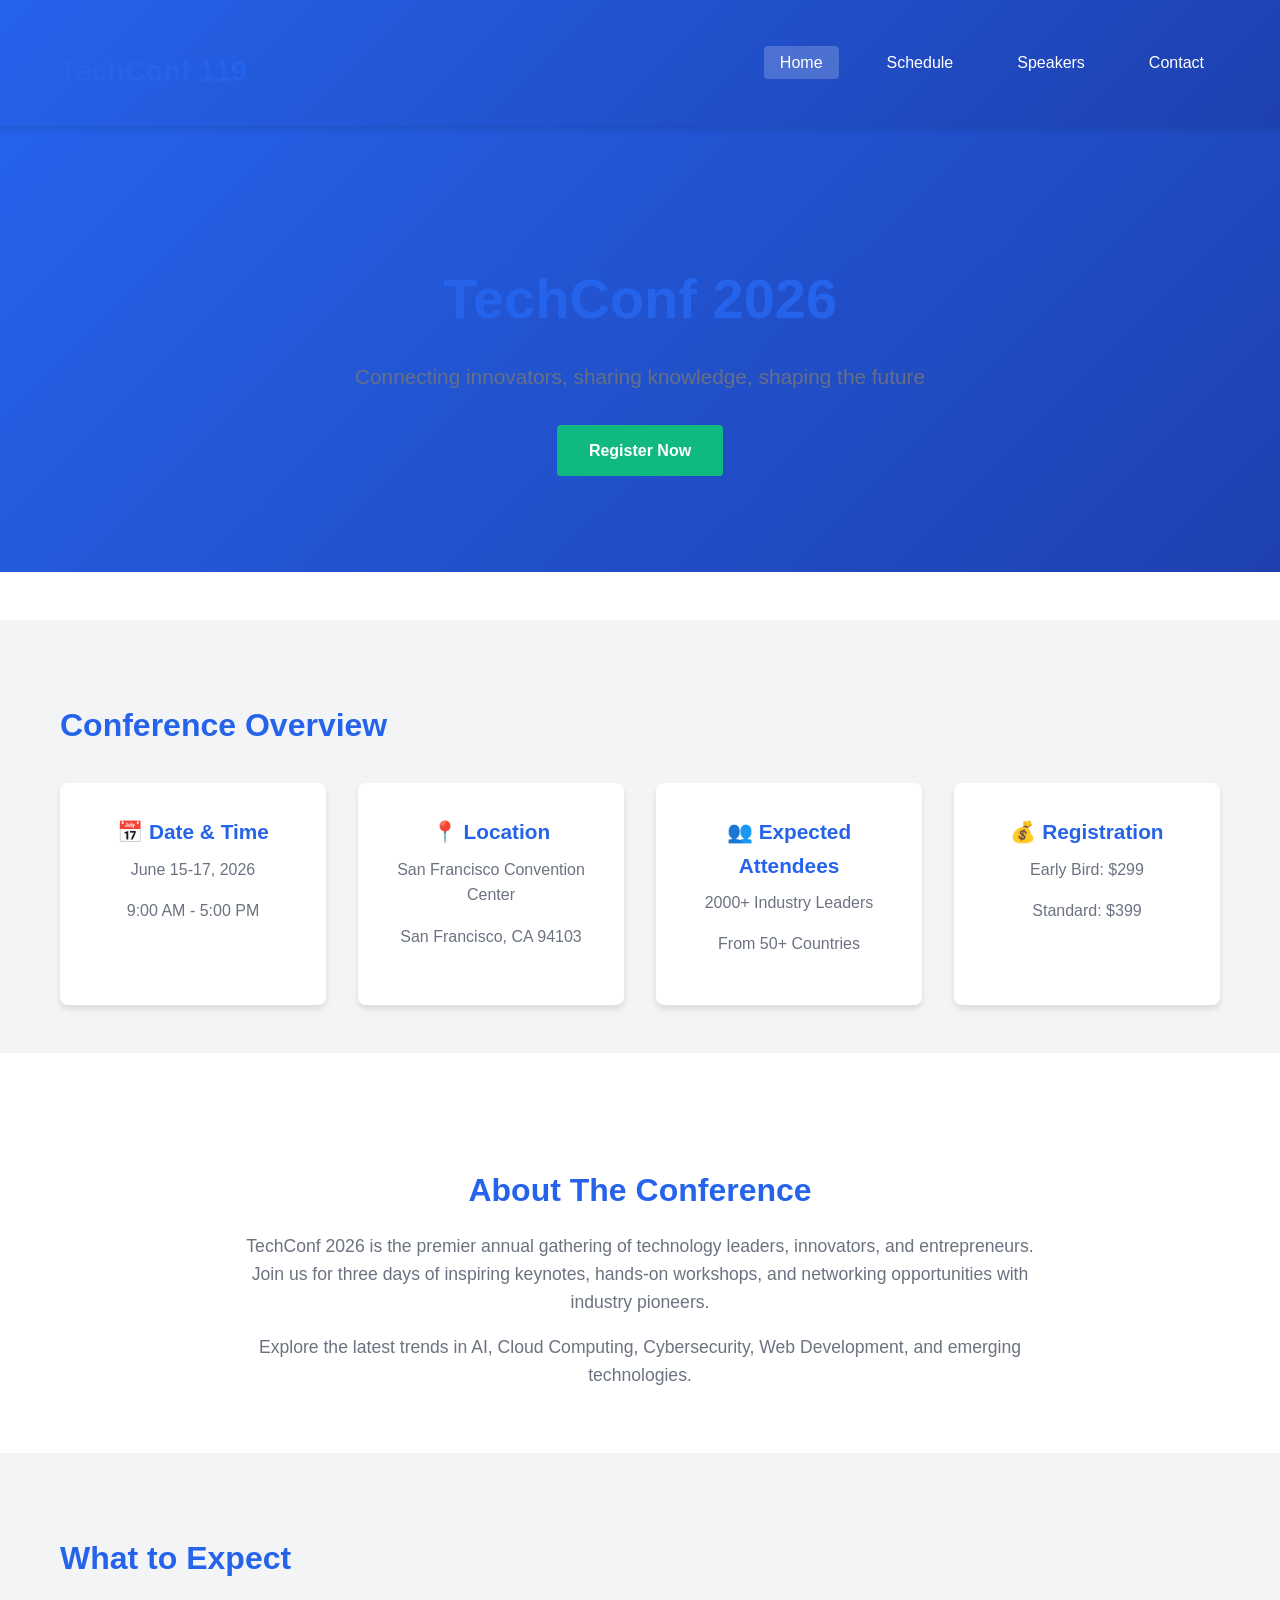
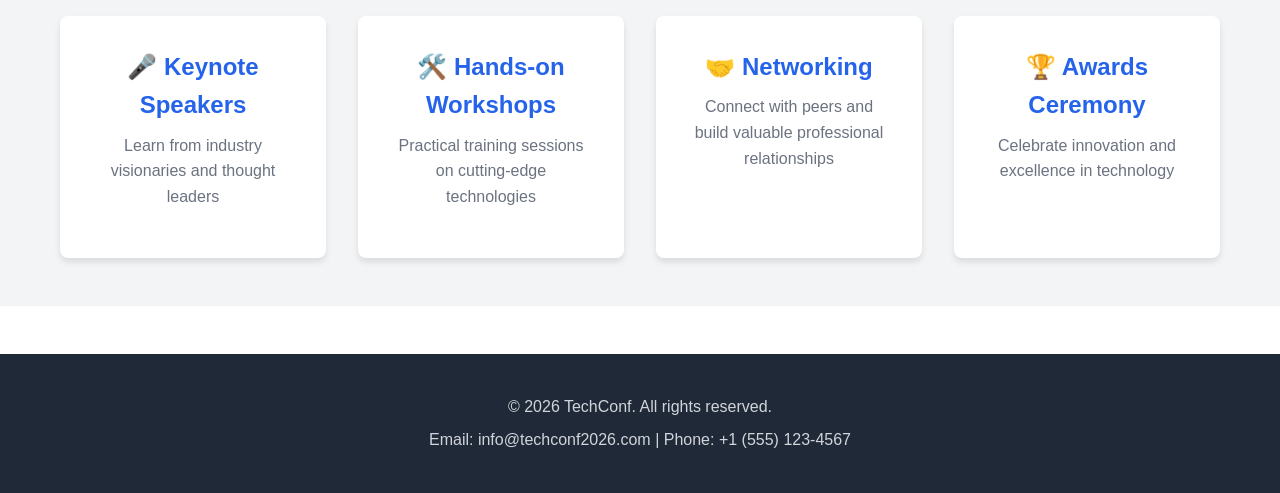
<file: index.html>
<!doctype html>
<html lang="en">
  <head>
    <meta charset="UTF-8" />
    <meta name="viewport" content="width=device-width, initial-scale=1.0" />
    <title>TechConf 2026 - Leading Technology Conference</title>
    <link rel="stylesheet" href="styles.css" />
  </head>
  <body>
    <nav class="navbar">
      <div class="container">
        <h1 class="logo">TechConf 119</h1>
        <ul class="nav-links">
          <li><a href="index.html" class="active">Home</a></li>
          <li><a href="schedule.html">Schedule</a></li>
          <li><a href="speakers.html">Speakers</a></li>
          <li><a href="contact.html">Contact</a></li>
        </ul>
      </div>
    </nav>

    <header class="hero">
      <div class="hero-content">
        <h1>TechConf 2026</h1>
        <p>Connecting innovators, sharing knowledge, shaping the future</p>
        <a href="contact.html" class="btn btn-primary">Register Now</a>
      </div>
    </header>

    <main>
      <section class="details">
        <div class="container">
          <h2>Conference Overview</h2>
          <div class="info-grid">
            <div class="info-card">
              <h3>📅 Date & Time</h3>
              <p>June 15-17, 2026</p>
              <p>9:00 AM - 5:00 PM</p>
            </div>
            <div class="info-card">
              <h3>📍 Location</h3>
              <p>San Francisco Convention Center</p>
              <p>San Francisco, CA 94103</p>
            </div>
            <div class="info-card">
              <h3>👥 Expected Attendees</h3>
              <p>2000+ Industry Leaders</p>
              <p>From 50+ Countries</p>
            </div>
            <div class="info-card">
              <h3>💰 Registration</h3>
              <p>Early Bird: $299</p>
              <p>Standard: $399</p>
            </div>
          </div>
        </div>
      </section>

      <section class="about">
        <div class="container">
          <h2>About The Conference</h2>
          <p>
            TechConf 2026 is the premier annual gathering of technology leaders,
            innovators, and entrepreneurs. Join us for three days of inspiring
            keynotes, hands-on workshops, and networking opportunities with
            industry pioneers.
          </p>
          <p>
            Explore the latest trends in AI, Cloud Computing, Cybersecurity, Web
            Development, and emerging technologies.
          </p>
        </div>
      </section>

      <section class="highlights">
        <div class="container">
          <h2>What to Expect</h2>
          <div class="highlights-grid">
            <div class="highlight-item">
              <h3>🎤 Keynote Speakers</h3>
              <p>Learn from industry visionaries and thought leaders</p>
            </div>
            <div class="highlight-item">
              <h3>🛠️ Hands-on Workshops</h3>
              <p>Practical training sessions on cutting-edge technologies</p>
            </div>
            <div class="highlight-item">
              <h3>🤝 Networking</h3>
              <p>
                Connect with peers and build valuable professional relationships
              </p>
            </div>
            <div class="highlight-item">
              <h3>🏆 Awards Ceremony</h3>
              <p>Celebrate innovation and excellence in technology</p>
            </div>
          </div>
        </div>
      </section>
    </main>

    <footer>
      <div class="container">
        <p>&copy; 2026 TechConf. All rights reserved.</p>
        <p>Email: info@techconf2026.com | Phone: +1 (555) 123-4567</p>
      </div>
    </footer>
  </body>
</html>
</file>
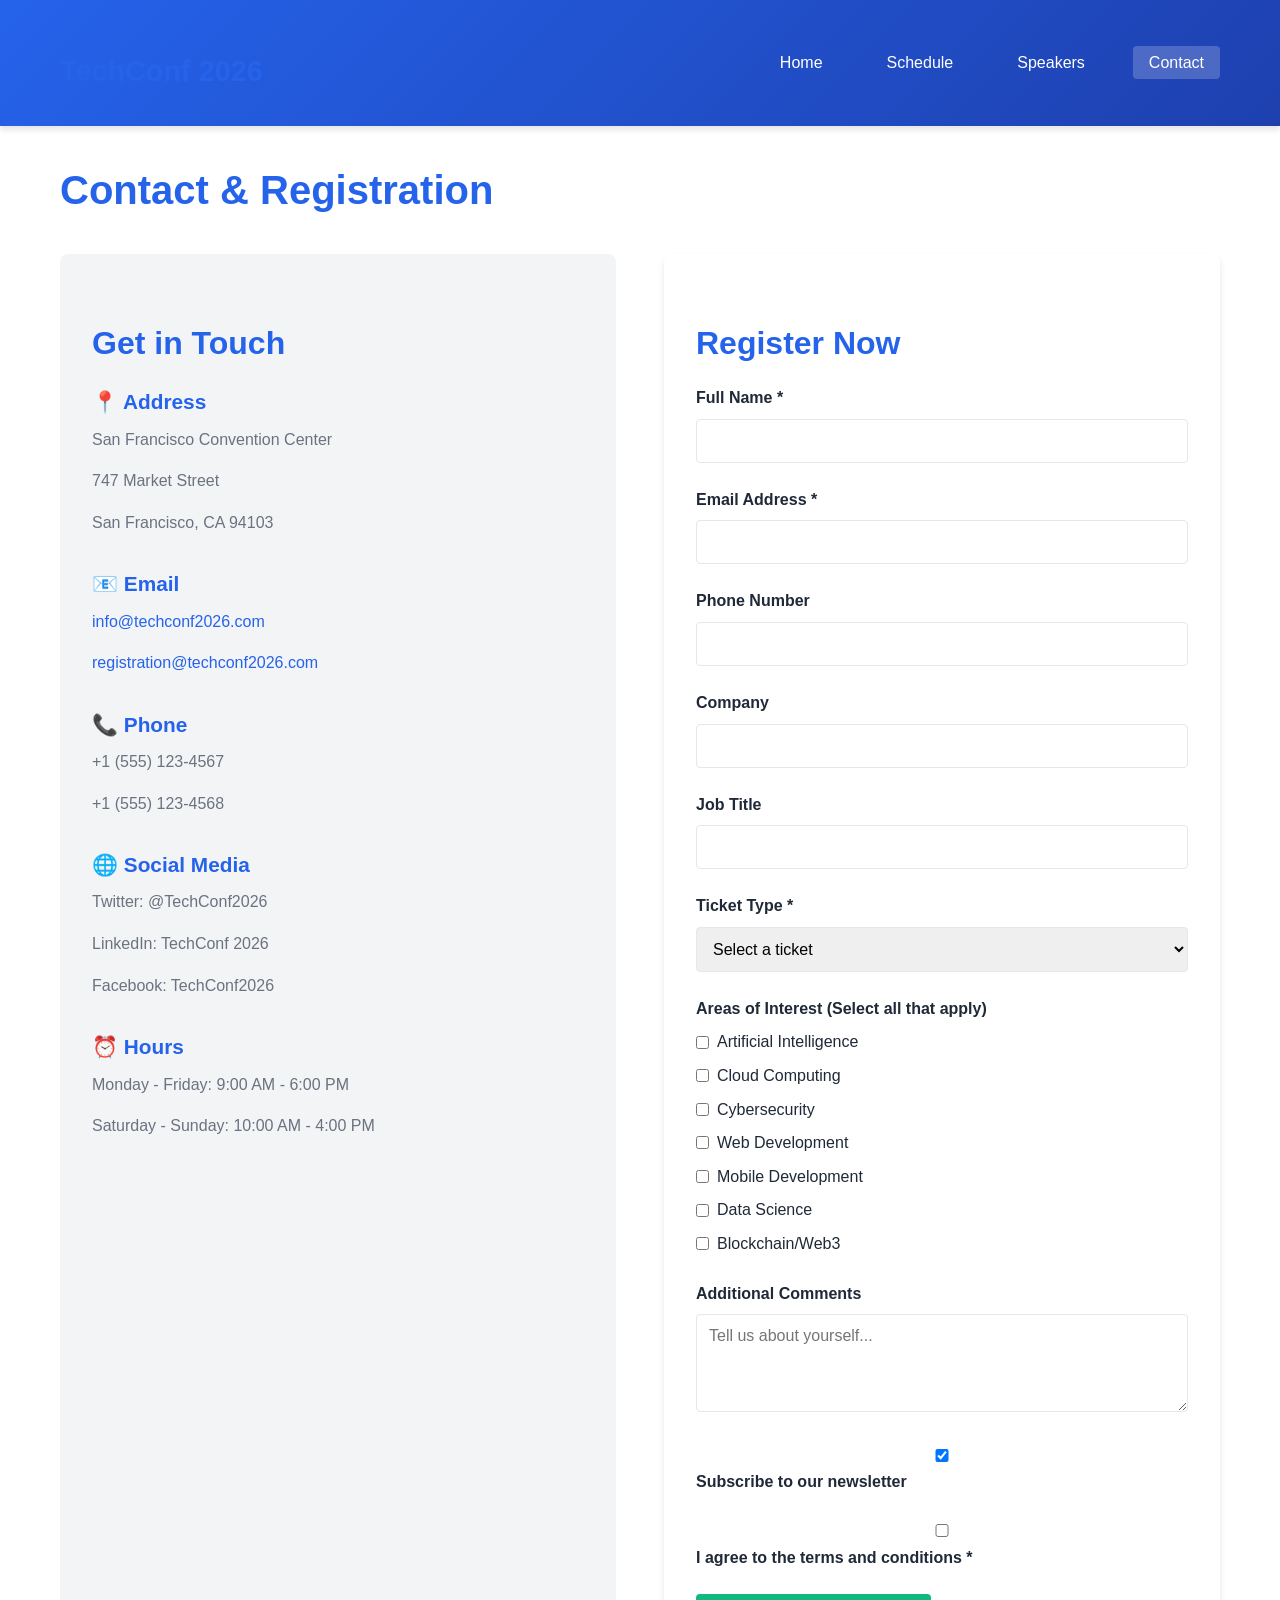
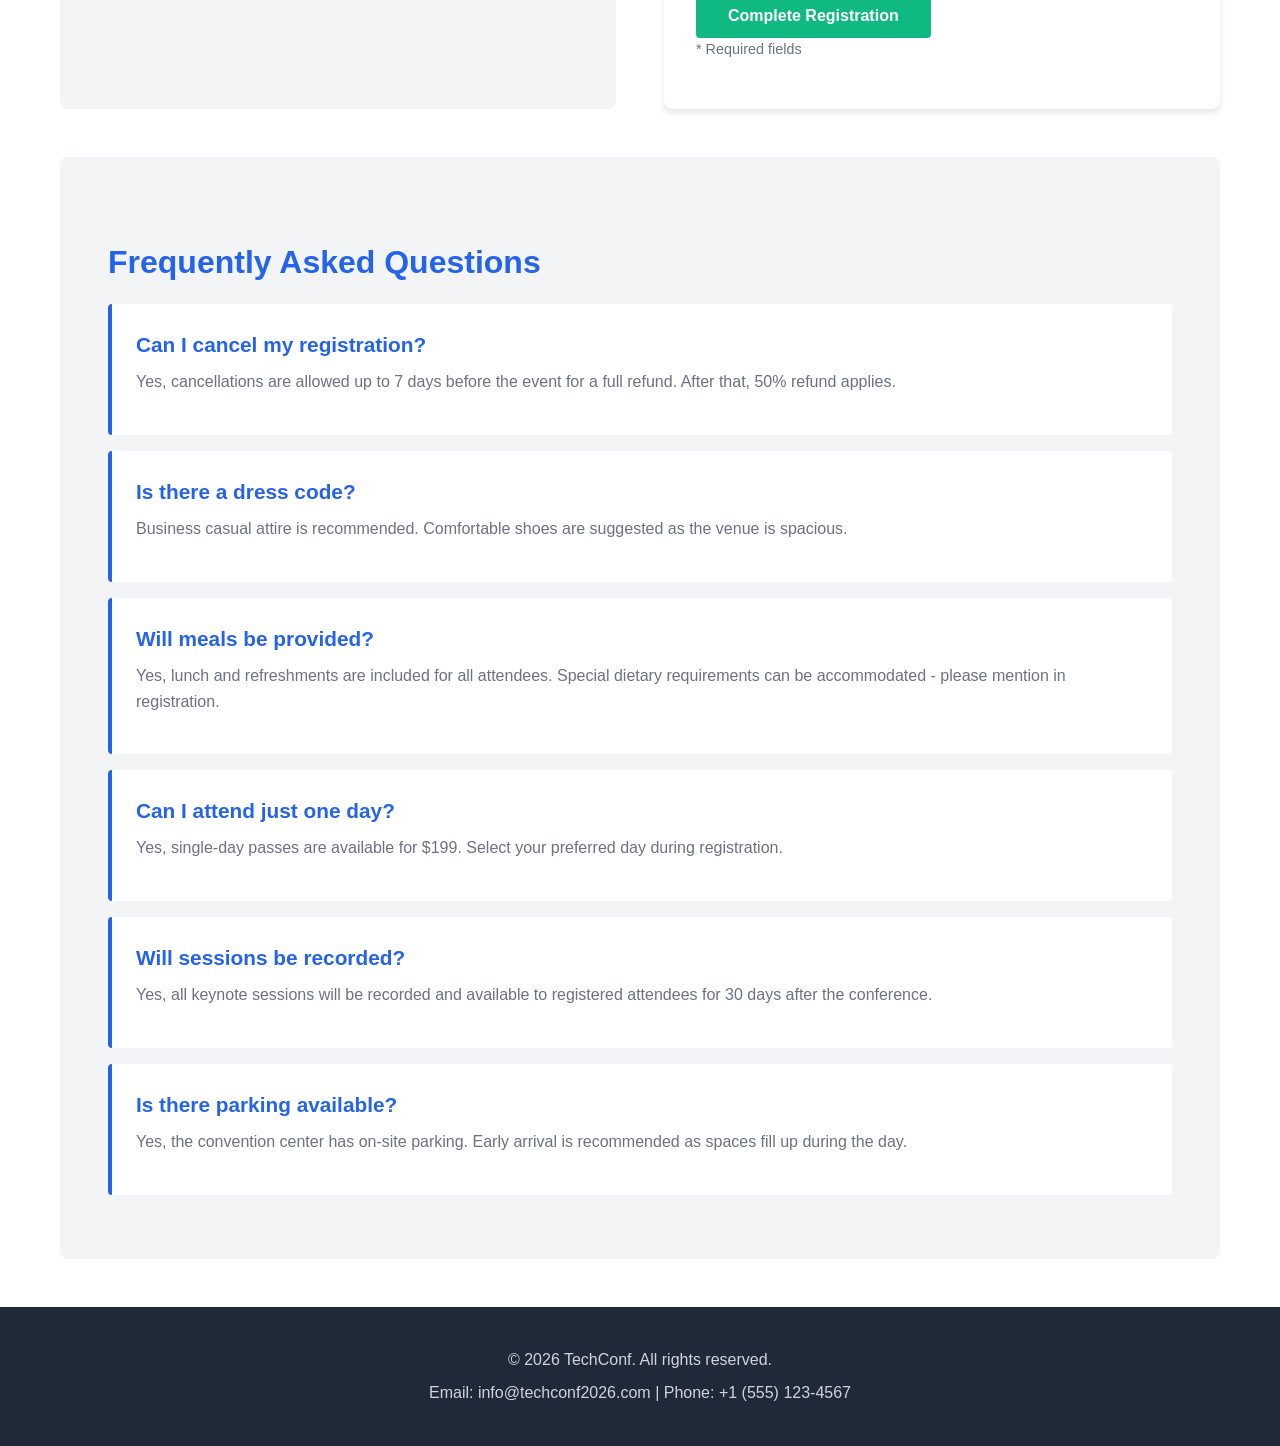
<file: contact.html>
<!doctype html>
<html lang="en">
  <head>
    <meta charset="UTF-8" />
    <meta name="viewport" content="width=device-width, initial-scale=1.0" />
    <title>Contact & Registration - TechConf 2026</title>
    <link rel="stylesheet" href="styles.css" />
  </head>
  <body>
    <nav class="navbar">
      <div class="container">
        <h1 class="logo">TechConf 2026</h1>
        <ul class="nav-links">
          <li><a href="index.html">Home</a></li>
          <li><a href="schedule.html">Schedule</a></li>
          <li><a href="speakers.html">Speakers</a></li>
          <li><a href="contact.html" class="active">Contact</a></li>
        </ul>
      </div>
    </nav>

    <main class="container">
      <h1>Contact & Registration</h1>

      <div class="contact-layout">
        <div class="contact-info">
          <h2>Get in Touch</h2>

          <div class="info-section">
            <h3>📍 Address</h3>
            <p>San Francisco Convention Center</p>
            <p>747 Market Street</p>
            <p>San Francisco, CA 94103</p>
          </div>

          <div class="info-section">
            <h3>📧 Email</h3>
            <p>
              <a href="mailto:info@techconf2026.com">info@techconf2026.com</a>
            </p>
            <p>
              <a href="mailto:registration@techconf2026.com"
                >registration@techconf2026.com</a
              >
            </p>
          </div>

          <div class="info-section">
            <h3>📞 Phone</h3>
            <p>+1 (555) 123-4567</p>
            <p>+1 (555) 123-4568</p>
          </div>

          <div class="info-section">
            <h3>🌐 Social Media</h3>
            <p>Twitter: @TechConf2026</p>
            <p>LinkedIn: TechConf 2026</p>
            <p>Facebook: TechConf2026</p>
          </div>

          <div class="info-section">
            <h3>⏰ Hours</h3>
            <p>Monday - Friday: 9:00 AM - 6:00 PM</p>
            <p>Saturday - Sunday: 10:00 AM - 4:00 PM</p>
          </div>
        </div>

        <div class="registration-form">
          <h2>Register Now</h2>
          <form id="registrationForm">
            <div class="form-group">
              <label for="name">Full Name *</label>
              <input type="text" id="name" name="name" required />
            </div>

            <div class="form-group">
              <label for="email">Email Address *</label>
              <input type="email" id="email" name="email" required />
            </div>

            <div class="form-group">
              <label for="phone">Phone Number</label>
              <input type="tel" id="phone" name="phone" />
            </div>

            <div class="form-group">
              <label for="company">Company</label>
              <input type="text" id="company" name="company" />
            </div>

            <div class="form-group">
              <label for="job-title">Job Title</label>
              <input type="text" id="job-title" name="job-title" />
            </div>

            <div class="form-group">
              <label for="ticket-type">Ticket Type *</label>
              <select id="ticket-type" name="ticket-type" required>
                <option value="">Select a ticket</option>
                <option value="early-bird">Early Bird - $299</option>
                <option value="standard">Standard - $399</option>
                <option value="premium">Premium (All-Access) - $599</option>
                <option value="group">Group (5+) - $349 per person</option>
              </select>
            </div>

            <div class="form-group">
              <label for="interests"
                >Areas of Interest (Select all that apply)</label
              >
              <div class="checkbox-group">
                <label
                  ><input type="checkbox" name="interest" value="AI" />
                  Artificial Intelligence</label
                >
                <label
                  ><input type="checkbox" name="interest" value="Cloud" /> Cloud
                  Computing</label
                >
                <label
                  ><input type="checkbox" name="interest" value="Security" />
                  Cybersecurity</label
                >
                <label
                  ><input type="checkbox" name="interest" value="Web" /> Web
                  Development</label
                >
                <label
                  ><input type="checkbox" name="interest" value="Mobile" />
                  Mobile Development</label
                >
                <label
                  ><input type="checkbox" name="interest" value="Data" /> Data
                  Science</label
                >
                <label
                  ><input type="checkbox" name="interest" value="Blockchain" />
                  Blockchain/Web3</label
                >
              </div>
            </div>

            <div class="form-group">
              <label for="message">Additional Comments</label>
              <textarea
                id="message"
                name="message"
                rows="4"
                placeholder="Tell us about yourself..."
              ></textarea>
            </div>

            <div class="form-group">
              <label
                ><input type="checkbox" name="newsletter" checked /> Subscribe
                to our newsletter</label
              >
            </div>

            <div class="form-group">
              <label
                ><input type="checkbox" name="terms" required /> I agree to the
                terms and conditions *</label
              >
            </div>

            <button type="submit" class="btn btn-primary">
              Complete Registration
            </button>
          </form>
          <p class="form-note">* Required fields</p>
        </div>
      </div>

      <section class="faq">
        <h2>Frequently Asked Questions</h2>
        <div class="faq-item">
          <h3>Can I cancel my registration?</h3>
          <p>
            Yes, cancellations are allowed up to 7 days before the event for a
            full refund. After that, 50% refund applies.
          </p>
        </div>
        <div class="faq-item">
          <h3>Is there a dress code?</h3>
          <p>
            Business casual attire is recommended. Comfortable shoes are
            suggested as the venue is spacious.
          </p>
        </div>
        <div class="faq-item">
          <h3>Will meals be provided?</h3>
          <p>
            Yes, lunch and refreshments are included for all attendees. Special
            dietary requirements can be accommodated - please mention in
            registration.
          </p>
        </div>
        <div class="faq-item">
          <h3>Can I attend just one day?</h3>
          <p>
            Yes, single-day passes are available for $199. Select your preferred
            day during registration.
          </p>
        </div>
        <div class="faq-item">
          <h3>Will sessions be recorded?</h3>
          <p>
            Yes, all keynote sessions will be recorded and available to
            registered attendees for 30 days after the conference.
          </p>
        </div>
        <div class="faq-item">
          <h3>Is there parking available?</h3>
          <p>
            Yes, the convention center has on-site parking. Early arrival is
            recommended as spaces fill up during the day.
          </p>
        </div>
      </section>
    </main>

    <footer>
      <div class="container">
        <p>&copy; 2026 TechConf. All rights reserved.</p>
        <p>Email: info@techconf2026.com | Phone: +1 (555) 123-4567</p>
      </div>
    </footer>

    <script>
      document
        .getElementById("registrationForm")
        .addEventListener("submit", function (e) {
          e.preventDefault();
          alert(
            "Thank you for registering! You will receive a confirmation email shortly.",
          );
          this.reset();
        });
    </script>
  </body>
</html>
</file>
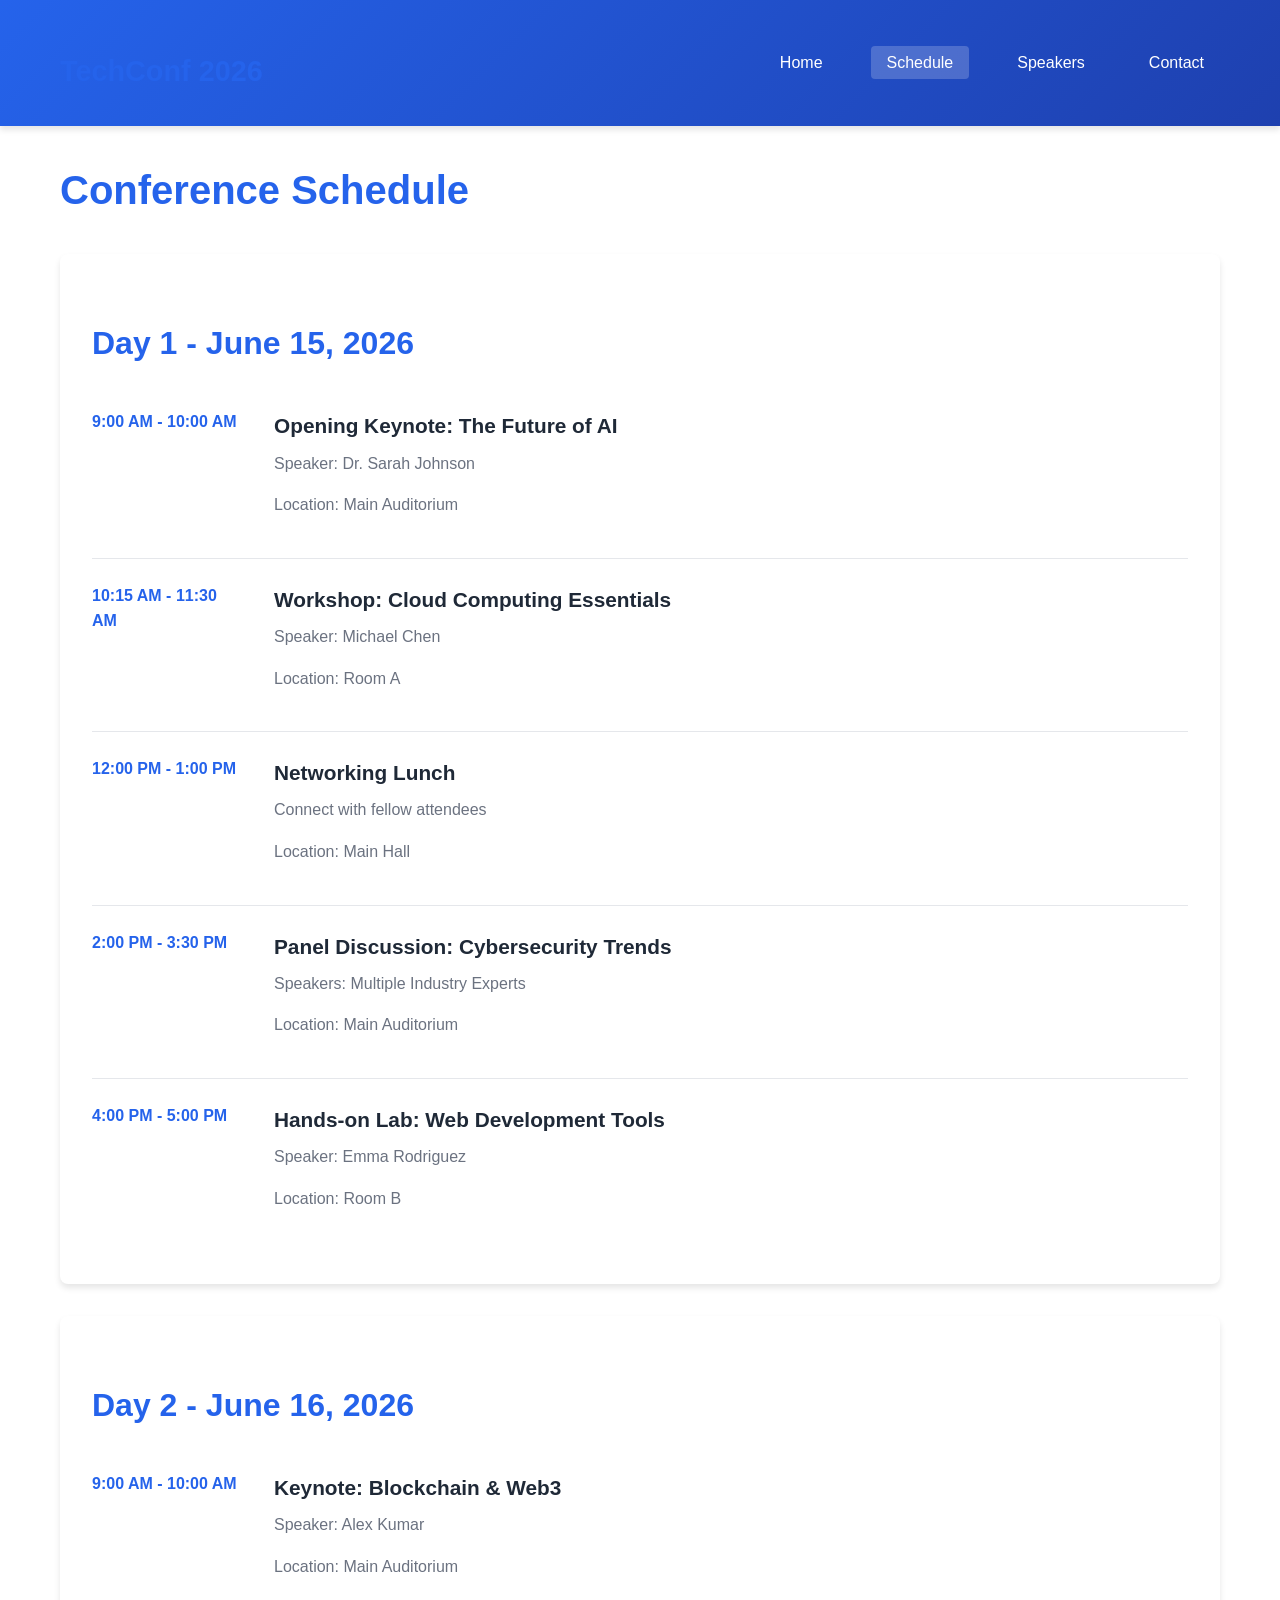
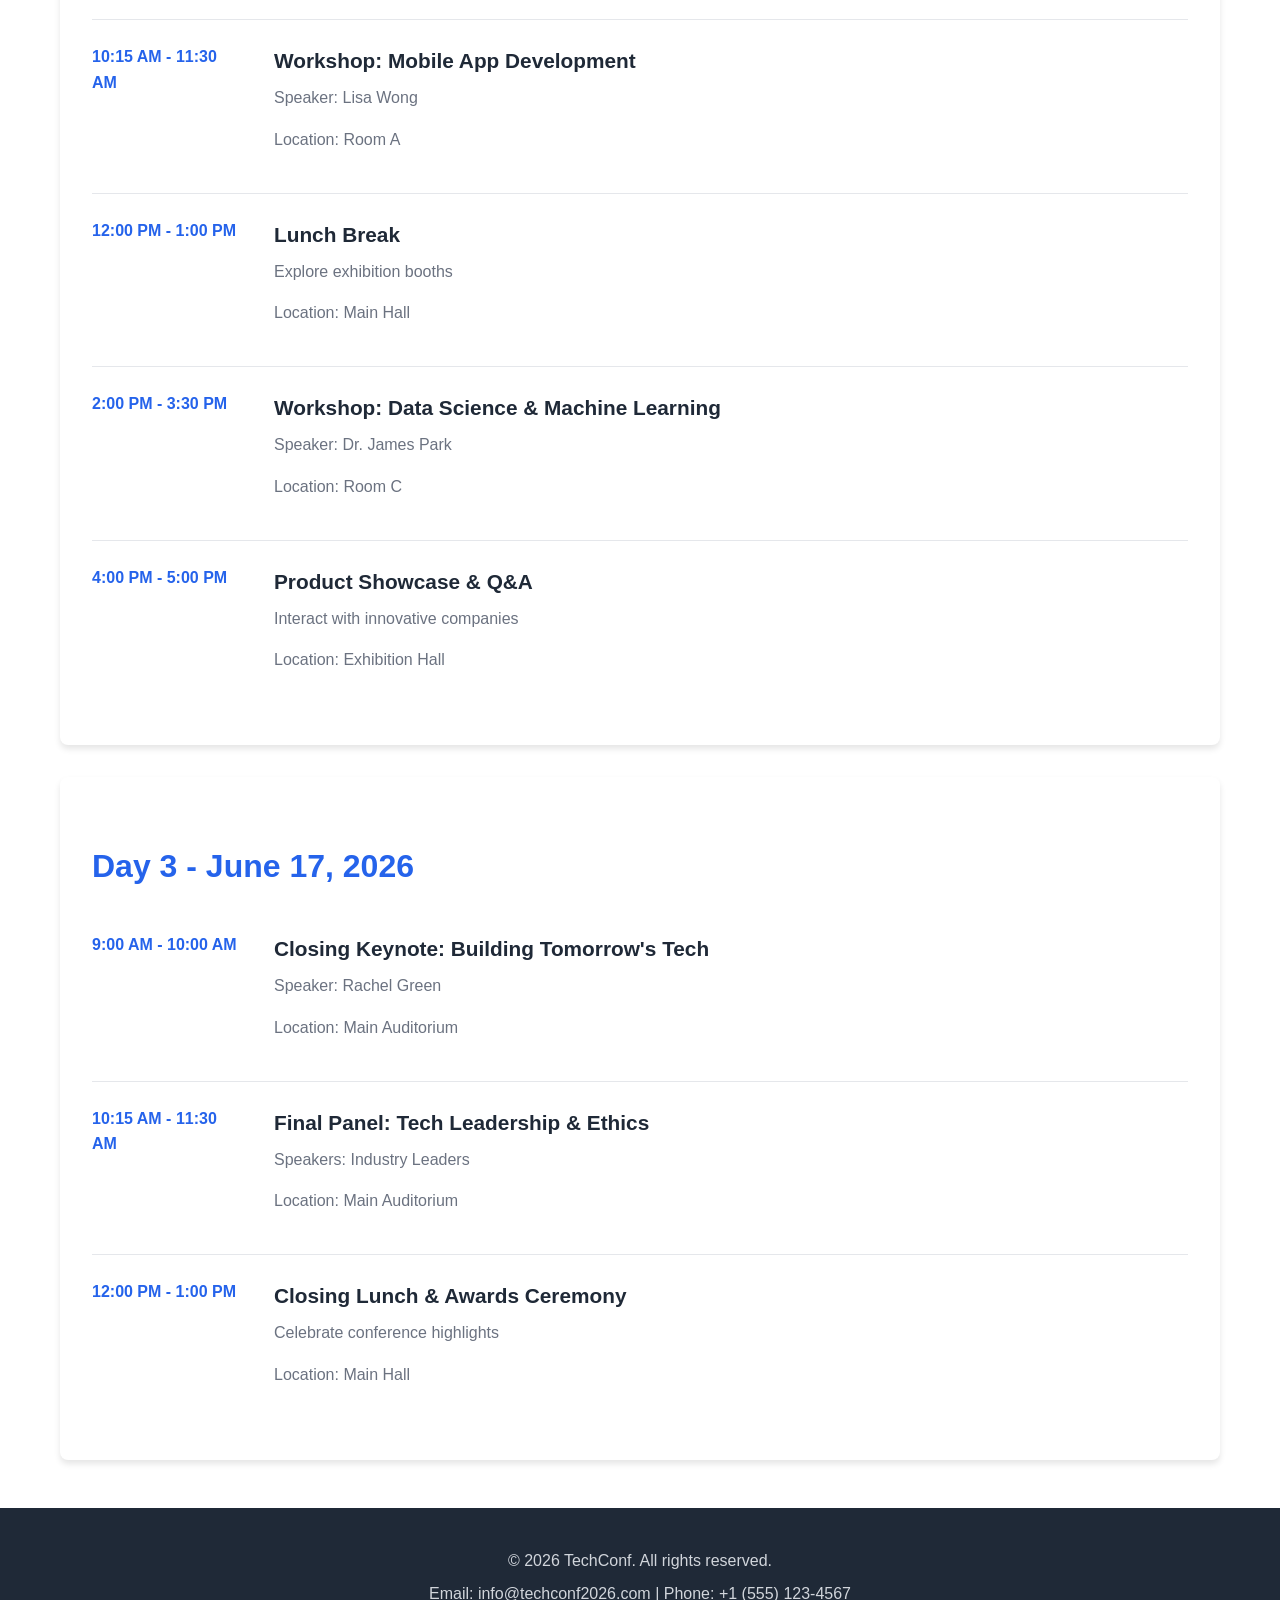
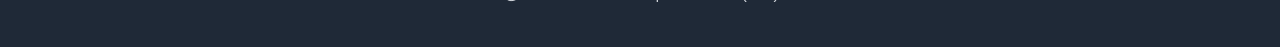
<file: schedule.html>
<!doctype html>
<html lang="en">
  <head>
    <meta charset="UTF-8" />
    <meta name="viewport" content="width=device-width, initial-scale=1.0" />
    <title>Schedule - TechConf 2026</title>
    <link rel="stylesheet" href="styles.css" />
  </head>
  <body>
    <nav class="navbar">
      <div class="container">
        <h1 class="logo">TechConf 2026</h1>
        <ul class="nav-links">
          <li><a href="index.html">Home</a></li>
          <li><a href="schedule.html" class="active">Schedule</a></li>
          <li><a href="speakers.html">Speakers</a></li>
          <li><a href="contact.html">Contact</a></li>
        </ul>
      </div>
    </nav>

    <main class="container">
      <h1>Conference Schedule</h1>

      <div class="schedule">
        <h2>Day 1 - June 15, 2026</h2>
        <div class="schedule-item">
          <div class="time">9:00 AM - 10:00 AM</div>
          <div class="event">
            <h3>Opening Keynote: The Future of AI</h3>
            <p>Speaker: Dr. Sarah Johnson</p>
            <p>Location: Main Auditorium</p>
          </div>
        </div>

        <div class="schedule-item">
          <div class="time">10:15 AM - 11:30 AM</div>
          <div class="event">
            <h3>Workshop: Cloud Computing Essentials</h3>
            <p>Speaker: Michael Chen</p>
            <p>Location: Room A</p>
          </div>
        </div>

        <div class="schedule-item">
          <div class="time">12:00 PM - 1:00 PM</div>
          <div class="event">
            <h3>Networking Lunch</h3>
            <p>Connect with fellow attendees</p>
            <p>Location: Main Hall</p>
          </div>
        </div>

        <div class="schedule-item">
          <div class="time">2:00 PM - 3:30 PM</div>
          <div class="event">
            <h3>Panel Discussion: Cybersecurity Trends</h3>
            <p>Speakers: Multiple Industry Experts</p>
            <p>Location: Main Auditorium</p>
          </div>
        </div>

        <div class="schedule-item">
          <div class="time">4:00 PM - 5:00 PM</div>
          <div class="event">
            <h3>Hands-on Lab: Web Development Tools</h3>
            <p>Speaker: Emma Rodriguez</p>
            <p>Location: Room B</p>
          </div>
        </div>
      </div>

      <div class="schedule">
        <h2>Day 2 - June 16, 2026</h2>
        <div class="schedule-item">
          <div class="time">9:00 AM - 10:00 AM</div>
          <div class="event">
            <h3>Keynote: Blockchain & Web3</h3>
            <p>Speaker: Alex Kumar</p>
            <p>Location: Main Auditorium</p>
          </div>
        </div>

        <div class="schedule-item">
          <div class="time">10:15 AM - 11:30 AM</div>
          <div class="event">
            <h3>Workshop: Mobile App Development</h3>
            <p>Speaker: Lisa Wong</p>
            <p>Location: Room A</p>
          </div>
        </div>

        <div class="schedule-item">
          <div class="time">12:00 PM - 1:00 PM</div>
          <div class="event">
            <h3>Lunch Break</h3>
            <p>Explore exhibition booths</p>
            <p>Location: Main Hall</p>
          </div>
        </div>

        <div class="schedule-item">
          <div class="time">2:00 PM - 3:30 PM</div>
          <div class="event">
            <h3>Workshop: Data Science & Machine Learning</h3>
            <p>Speaker: Dr. James Park</p>
            <p>Location: Room C</p>
          </div>
        </div>

        <div class="schedule-item">
          <div class="time">4:00 PM - 5:00 PM</div>
          <div class="event">
            <h3>Product Showcase & Q&A</h3>
            <p>Interact with innovative companies</p>
            <p>Location: Exhibition Hall</p>
          </div>
        </div>
      </div>

      <div class="schedule">
        <h2>Day 3 - June 17, 2026</h2>
        <div class="schedule-item">
          <div class="time">9:00 AM - 10:00 AM</div>
          <div class="event">
            <h3>Closing Keynote: Building Tomorrow's Tech</h3>
            <p>Speaker: Rachel Green</p>
            <p>Location: Main Auditorium</p>
          </div>
        </div>

        <div class="schedule-item">
          <div class="time">10:15 AM - 11:30 AM</div>
          <div class="event">
            <h3>Final Panel: Tech Leadership & Ethics</h3>
            <p>Speakers: Industry Leaders</p>
            <p>Location: Main Auditorium</p>
          </div>
        </div>

        <div class="schedule-item">
          <div class="time">12:00 PM - 1:00 PM</div>
          <div class="event">
            <h3>Closing Lunch & Awards Ceremony</h3>
            <p>Celebrate conference highlights</p>
            <p>Location: Main Hall</p>
          </div>
        </div>
      </div>
    </main>

    <footer>
      <div class="container">
        <p>&copy; 2026 TechConf. All rights reserved.</p>
        <p>Email: info@techconf2026.com | Phone: +1 (555) 123-4567</p>
      </div>
    </footer>
  </body>
</html>
</file>
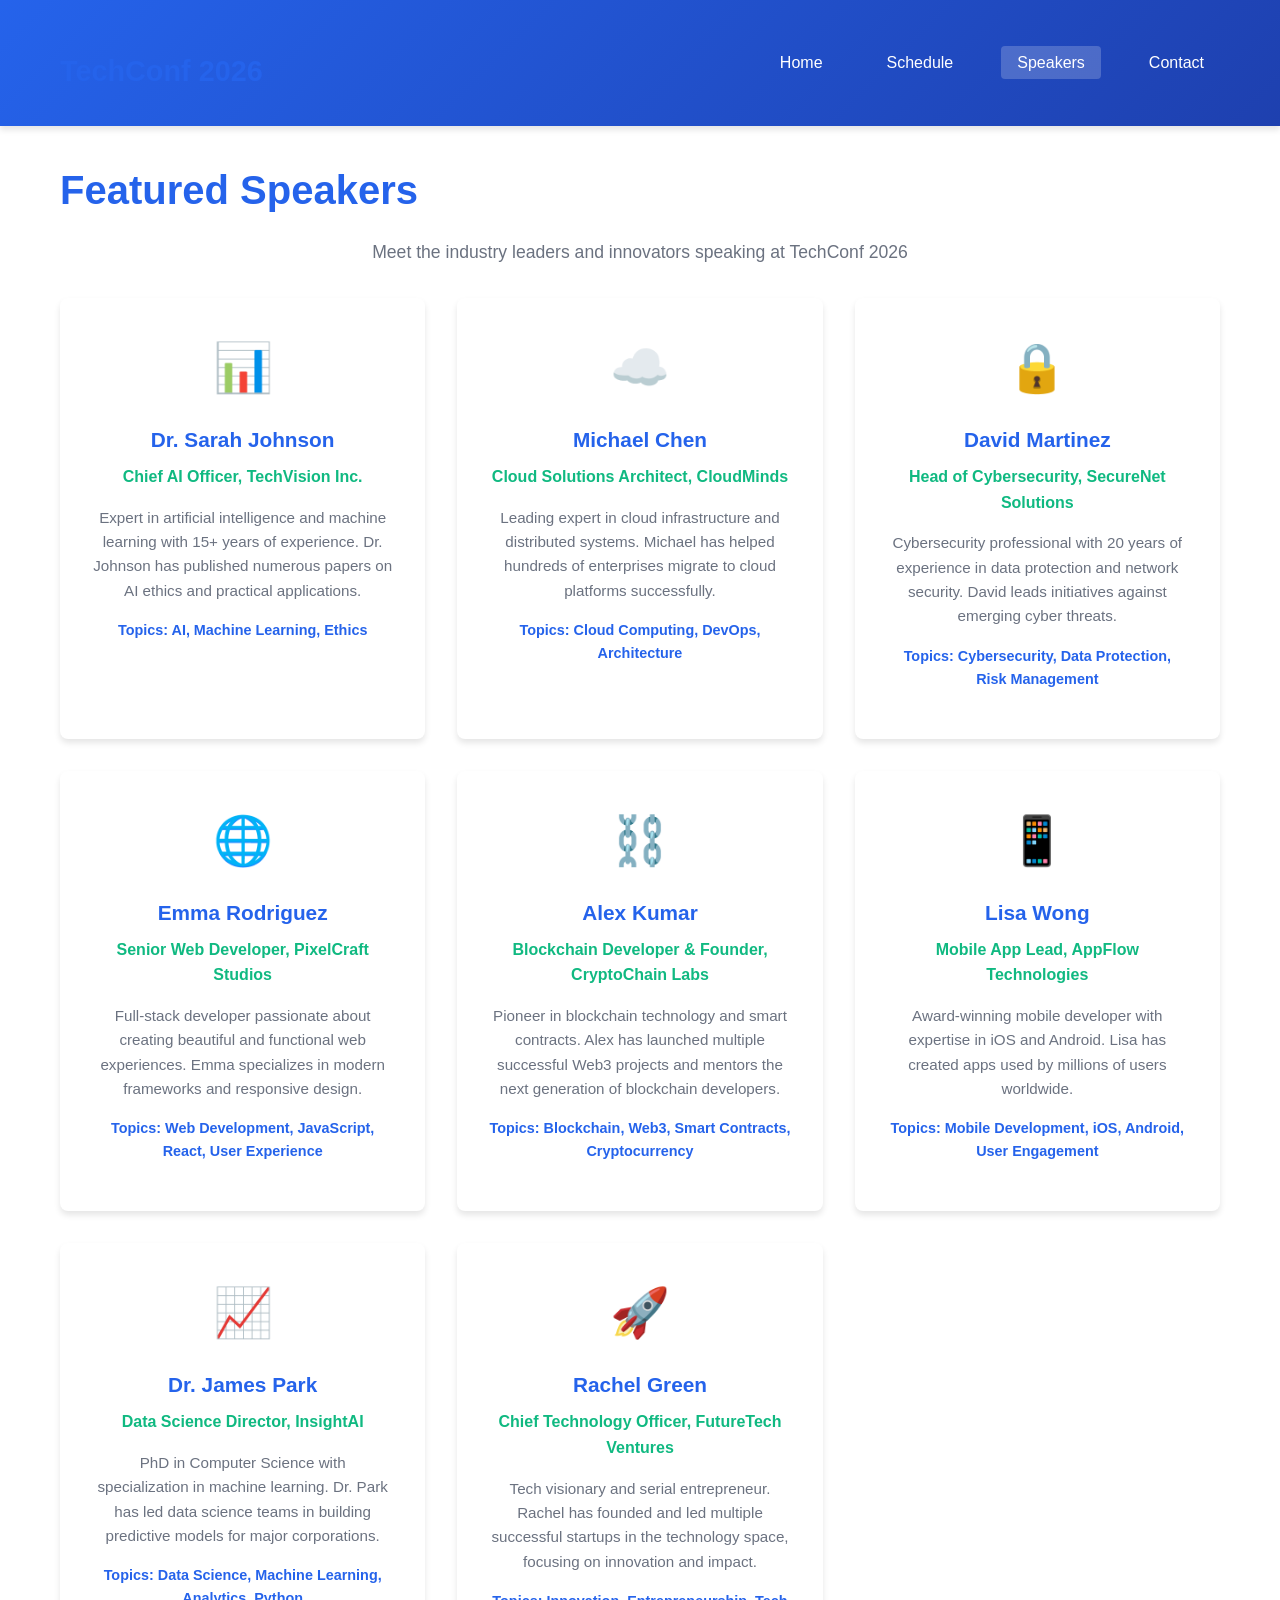
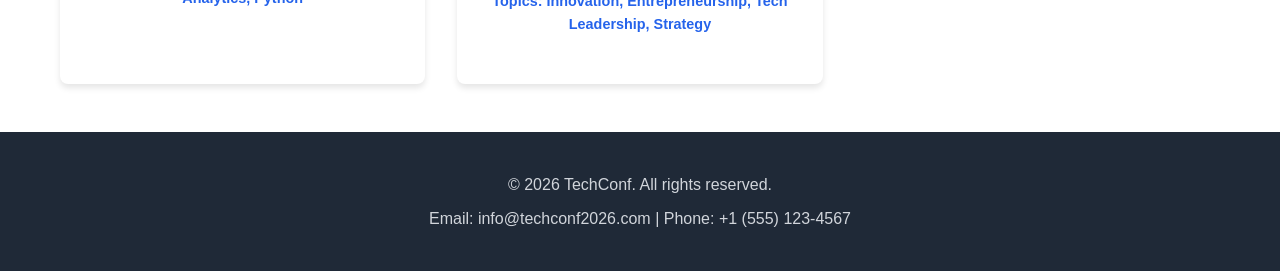
<file: speakers.html>
<!doctype html>
<html lang="en">
  <head>
    <meta charset="UTF-8" />
    <meta name="viewport" content="width=device-width, initial-scale=1.0" />
    <title>Speakers - TechConf 2026</title>
    <link rel="stylesheet" href="styles.css" />
  </head>
  <body>
    <nav class="navbar">
      <div class="container">
        <h1 class="logo">TechConf 2026</h1>
        <ul class="nav-links">
          <li><a href="index.html">Home</a></li>
          <li><a href="schedule.html">Schedule</a></li>
          <li><a href="speakers.html" class="active">Speakers</a></li>
          <li><a href="contact.html">Contact</a></li>
        </ul>
      </div>
    </nav>

    <main class="container">
      <h1>Featured Speakers</h1>
      <p class="intro">
        Meet the industry leaders and innovators speaking at TechConf 2026
      </p>

      <div class="speakers-grid">
        <div class="speaker-card">
          <div class="speaker-avatar">📊</div>
          <h3>Dr. Sarah Johnson</h3>
          <p class="title">Chief AI Officer, TechVision Inc.</p>
          <p class="bio">
            Expert in artificial intelligence and machine learning with 15+
            years of experience. Dr. Johnson has published numerous papers on AI
            ethics and practical applications.
          </p>
          <p class="topics">Topics: AI, Machine Learning, Ethics</p>
        </div>

        <div class="speaker-card">
          <div class="speaker-avatar">☁️</div>
          <h3>Michael Chen</h3>
          <p class="title">Cloud Solutions Architect, CloudMinds</p>
          <p class="bio">
            Leading expert in cloud infrastructure and distributed systems.
            Michael has helped hundreds of enterprises migrate to cloud
            platforms successfully.
          </p>
          <p class="topics">Topics: Cloud Computing, DevOps, Architecture</p>
        </div>

        <div class="speaker-card">
          <div class="speaker-avatar">🔒</div>
          <h3>David Martinez</h3>
          <p class="title">Head of Cybersecurity, SecureNet Solutions</p>
          <p class="bio">
            Cybersecurity professional with 20 years of experience in data
            protection and network security. David leads initiatives against
            emerging cyber threats.
          </p>
          <p class="topics">
            Topics: Cybersecurity, Data Protection, Risk Management
          </p>
        </div>

        <div class="speaker-card">
          <div class="speaker-avatar">🌐</div>
          <h3>Emma Rodriguez</h3>
          <p class="title">Senior Web Developer, PixelCraft Studios</p>
          <p class="bio">
            Full-stack developer passionate about creating beautiful and
            functional web experiences. Emma specializes in modern frameworks
            and responsive design.
          </p>
          <p class="topics">
            Topics: Web Development, JavaScript, React, User Experience
          </p>
        </div>

        <div class="speaker-card">
          <div class="speaker-avatar">⛓️</div>
          <h3>Alex Kumar</h3>
          <p class="title">Blockchain Developer & Founder, CryptoChain Labs</p>
          <p class="bio">
            Pioneer in blockchain technology and smart contracts. Alex has
            launched multiple successful Web3 projects and mentors the next
            generation of blockchain developers.
          </p>
          <p class="topics">
            Topics: Blockchain, Web3, Smart Contracts, Cryptocurrency
          </p>
        </div>

        <div class="speaker-card">
          <div class="speaker-avatar">📱</div>
          <h3>Lisa Wong</h3>
          <p class="title">Mobile App Lead, AppFlow Technologies</p>
          <p class="bio">
            Award-winning mobile developer with expertise in iOS and Android.
            Lisa has created apps used by millions of users worldwide.
          </p>
          <p class="topics">
            Topics: Mobile Development, iOS, Android, User Engagement
          </p>
        </div>

        <div class="speaker-card">
          <div class="speaker-avatar">📈</div>
          <h3>Dr. James Park</h3>
          <p class="title">Data Science Director, InsightAI</p>
          <p class="bio">
            PhD in Computer Science with specialization in machine learning. Dr.
            Park has led data science teams in building predictive models for
            major corporations.
          </p>
          <p class="topics">
            Topics: Data Science, Machine Learning, Analytics, Python
          </p>
        </div>

        <div class="speaker-card">
          <div class="speaker-avatar">🚀</div>
          <h3>Rachel Green</h3>
          <p class="title">Chief Technology Officer, FutureTech Ventures</p>
          <p class="bio">
            Tech visionary and serial entrepreneur. Rachel has founded and led
            multiple successful startups in the technology space, focusing on
            innovation and impact.
          </p>
          <p class="topics">
            Topics: Innovation, Entrepreneurship, Tech Leadership, Strategy
          </p>
        </div>
      </div>
    </main>

    <footer>
      <div class="container">
        <p>&copy; 2026 TechConf. All rights reserved.</p>
        <p>Email: info@techconf2026.com | Phone: +1 (555) 123-4567</p>
      </div>
    </footer>
  </body>
</html>
</file>
<file: styles.css>
/* Global Styles */
* {
  margin: 0;
  padding: 0;
  box-sizing: border-box;
}

:root {
  --primary-color: #2563eb;
  --primary-dark: #1e40af;
  --secondary-color: #10b981;
  --text-color: #1f2937;
  --text-light: #6b7280;
  --bg-light: #f3f4f6;
  --border-color: #e5e7eb;
  --shadow: 0 4px 6px rgba(0, 0, 0, 0.1);
  --shadow-lg: 0 10px 20px rgba(0, 0, 0, 0.15);
}

body {
  font-family: "Segoe UI", Tahoma, Geneva, Verdana, sans-serif;
  color: var(--text-color);
  line-height: 1.6;
  background-color: #ffffff;
}

.container {
  max-width: 1200px;
  margin: 0 auto;
  padding: 0 20px;
}

/* Navigation Bar */
.navbar {
  background: linear-gradient(
    135deg,
    var(--primary-color) 0%,
    var(--primary-dark) 100%
  );
  color: white;
  padding: 1rem 0;
  position: sticky;
  top: 0;
  z-index: 100;
  box-shadow: var(--shadow);
}

.navbar .container {
  display: flex;
  justify-content: space-between;
  align-items: center;
}

.navbar .logo {
  font-size: 1.8rem;
  font-weight: bold;
}

.nav-links {
  display: flex;
  list-style: none;
  gap: 2rem;
}

.nav-links a {
  color: white;
  text-decoration: none;
  font-weight: 500;
  transition: opacity 0.3s ease;
  padding: 0.5rem 1rem;
  border-radius: 4px;
}

.nav-links a:hover,
.nav-links a.active {
  background-color: rgba(255, 255, 255, 0.2);
  opacity: 1;
}

/* Hero Section */
.hero {
  background: linear-gradient(
    135deg,
    var(--primary-color) 0%,
    var(--primary-dark) 100%
  );
  color: white;
  padding: 6rem 2rem;
  text-align: center;
  margin-bottom: 3rem;
}

.hero-content h1 {
  font-size: 3.5rem;
  margin-bottom: 1rem;
  font-weight: bold;
}

.hero-content p {
  font-size: 1.3rem;
  margin-bottom: 2rem;
  opacity: 0.95;
}

/* Buttons */
.btn {
  display: inline-block;
  padding: 0.8rem 2rem;
  border-radius: 4px;
  text-decoration: none;
  font-weight: 600;
  transition: all 0.3s ease;
  border: none;
  cursor: pointer;
  font-size: 1rem;
}

.btn-primary {
  background-color: var(--secondary-color);
  color: white;
}

.btn-primary:hover {
  background-color: #059669;
  transform: translateY(-2px);
  box-shadow: var(--shadow-lg);
}

/* Main Content */
main {
  min-height: calc(100vh - 200px);
}

h1 {
  margin: 2rem 0 1rem 0;
  font-size: 2.5rem;
  color: var(--primary-color);
}

h2 {
  margin: 2rem 0 1rem 0;
  font-size: 2rem;
  color: var(--primary-color);
}

h3 {
  margin: 1rem 0 0.5rem 0;
  font-size: 1.3rem;
  color: var(--text-color);
}

p {
  margin-bottom: 1rem;
  color: var(--text-light);
}

/* Details Section */
.details {
  background-color: var(--bg-light);
  padding: 3rem 0;
  margin: 2rem 0;
}

.info-grid {
  display: grid;
  grid-template-columns: repeat(auto-fit, minmax(250px, 1fr));
  gap: 2rem;
  margin-top: 2rem;
}

.info-card {
  background: white;
  padding: 2rem;
  border-radius: 8px;
  box-shadow: var(--shadow);
  text-align: center;
  transition: transform 0.3s ease;
}

.info-card:hover {
  transform: translateY(-5px);
  box-shadow: var(--shadow-lg);
}

.info-card h3 {
  color: var(--primary-color);
  margin-top: 0;
}

/* About Section */
.about {
  background: white;
  padding: 3rem 0;
  text-align: center;
}

.about p {
  max-width: 800px;
  margin-left: auto;
  margin-right: auto;
  font-size: 1.1rem;
}

/* Highlights Section */
.highlights {
  background-color: var(--bg-light);
  padding: 3rem 0;
}

.highlights-grid {
  display: grid;
  grid-template-columns: repeat(auto-fit, minmax(250px, 1fr));
  gap: 2rem;
  margin-top: 2rem;
}

.highlight-item {
  background: white;
  padding: 2rem;
  border-radius: 8px;
  text-align: center;
  box-shadow: var(--shadow);
  transition: transform 0.3s ease;
}

.highlight-item:hover {
  transform: translateY(-5px);
}

.highlight-item h3 {
  color: var(--primary-color);
  font-size: 1.5rem;
  margin-top: 0;
}

/* Schedule Section */
.schedule {
  background: white;
  padding: 2rem;
  margin: 2rem 0;
  border-radius: 8px;
  box-shadow: var(--shadow);
}

.schedule-item {
  display: grid;
  grid-template-columns: 150px 1fr;
  gap: 2rem;
  padding: 1.5rem 0;
  border-bottom: 1px solid var(--border-color);
}

.schedule-item:last-child {
  border-bottom: none;
}

.schedule-item .time {
  font-weight: bold;
  color: var(--primary-color);
  min-width: 150px;
}

.schedule-item .event h3 {
  margin-top: 0;
}

/* Speakers Grid */
.intro {
  text-align: center;
  font-size: 1.1rem;
  color: var(--text-light);
  margin-bottom: 2rem;
}

.speakers-grid {
  display: grid;
  grid-template-columns: repeat(auto-fit, minmax(300px, 1fr));
  gap: 2rem;
  margin-top: 2rem;
}

.speaker-card {
  background: white;
  padding: 2rem;
  border-radius: 8px;
  box-shadow: var(--shadow);
  text-align: center;
  transition:
    transform 0.3s ease,
    box-shadow 0.3s ease;
}

.speaker-card:hover {
  transform: translateY(-8px);
  box-shadow: var(--shadow-lg);
}

.speaker-avatar {
  font-size: 3rem;
  margin-bottom: 1rem;
}

.speaker-card h3 {
  color: var(--primary-color);
  margin-top: 0;
}

.speaker-card .title {
  font-weight: 600;
  color: var(--secondary-color);
  margin-bottom: 0.5rem;
}

.speaker-card .bio {
  font-size: 0.95rem;
  color: var(--text-light);
  margin: 1rem 0;
}

.speaker-card .topics {
  font-size: 0.9rem;
  color: var(--primary-color);
  font-weight: 600;
}

/* Contact Layout */
.contact-layout {
  display: grid;
  grid-template-columns: 1fr 1fr;
  gap: 3rem;
  margin: 2rem 0;
}

@media (max-width: 768px) {
  .contact-layout {
    grid-template-columns: 1fr;
  }
}

.contact-info {
  background: var(--bg-light);
  padding: 2rem;
  border-radius: 8px;
}

.info-section {
  margin-bottom: 2rem;
}

.info-section h3 {
  color: var(--primary-color);
  margin-top: 0;
}

.info-section a {
  color: var(--primary-color);
  text-decoration: none;
}

.info-section a:hover {
  text-decoration: underline;
}

/* Registration Form */
.registration-form {
  background: white;
  padding: 2rem;
  border-radius: 8px;
  box-shadow: var(--shadow);
}

.form-group {
  margin-bottom: 1.5rem;
}

.form-group label {
  display: block;
  margin-bottom: 0.5rem;
  font-weight: 600;
  color: var(--text-color);
}

.form-group input,
.form-group select,
.form-group textarea {
  width: 100%;
  padding: 0.75rem;
  border: 1px solid var(--border-color);
  border-radius: 4px;
  font-family: inherit;
  font-size: 1rem;
  transition: border-color 0.3s ease;
}

.form-group input:focus,
.form-group select:focus,
.form-group textarea:focus {
  outline: none;
  border-color: var(--primary-color);
  box-shadow: 0 0 0 3px rgba(37, 99, 235, 0.1);
}

.checkbox-group {
  display: flex;
  flex-direction: column;
  gap: 0.5rem;
}

.checkbox-group label {
  display: flex;
  align-items: center;
  font-weight: normal;
  margin-bottom: 0;
}

.checkbox-group input {
  width: auto;
  margin-right: 0.5rem;
}

.form-note {
  font-size: 0.9rem;
  color: var(--text-light);
}

/* FAQ Section */
.faq {
  background: var(--bg-light);
  padding: 3rem;
  border-radius: 8px;
  margin-top: 3rem;
}

.faq-item {
  background: white;
  padding: 1.5rem;
  margin-bottom: 1rem;
  border-radius: 4px;
  border-left: 4px solid var(--primary-color);
}

.faq-item h3 {
  color: var(--primary-color);
  margin-top: 0;
  margin-bottom: 0.5rem;
}

/* Footer */
footer {
  background: var(--text-color);
  color: white;
  text-align: center;
  padding: 2rem;
  margin-top: 3rem;
}

footer p {
  color: #d1d5db;
  margin: 0.5rem 0;
}

footer a {
  color: white;
  text-decoration: none;
}

footer a:hover {
  text-decoration: underline;
}

/* Responsive Design */
@media (max-width: 768px) {
  .nav-links {
    gap: 1rem;
  }

  .nav-links a {
    padding: 0.3rem 0.5rem;
    font-size: 0.9rem;
  }

  .hero-content h1 {
    font-size: 2rem;
  }

  .hero-content p {
    font-size: 1rem;
  }

  h1 {
    font-size: 1.8rem;
  }

  h2 {
    font-size: 1.5rem;
  }

  .schedule-item {
    grid-template-columns: 1fr;
  }

  .schedule-item .time {
    font-size: 0.9rem;
  }

  .speakers-grid {
    grid-template-columns: 1fr;
  }

  .info-grid,
  .highlights-grid {
    grid-template-columns: 1fr;
  }
}
</file>
